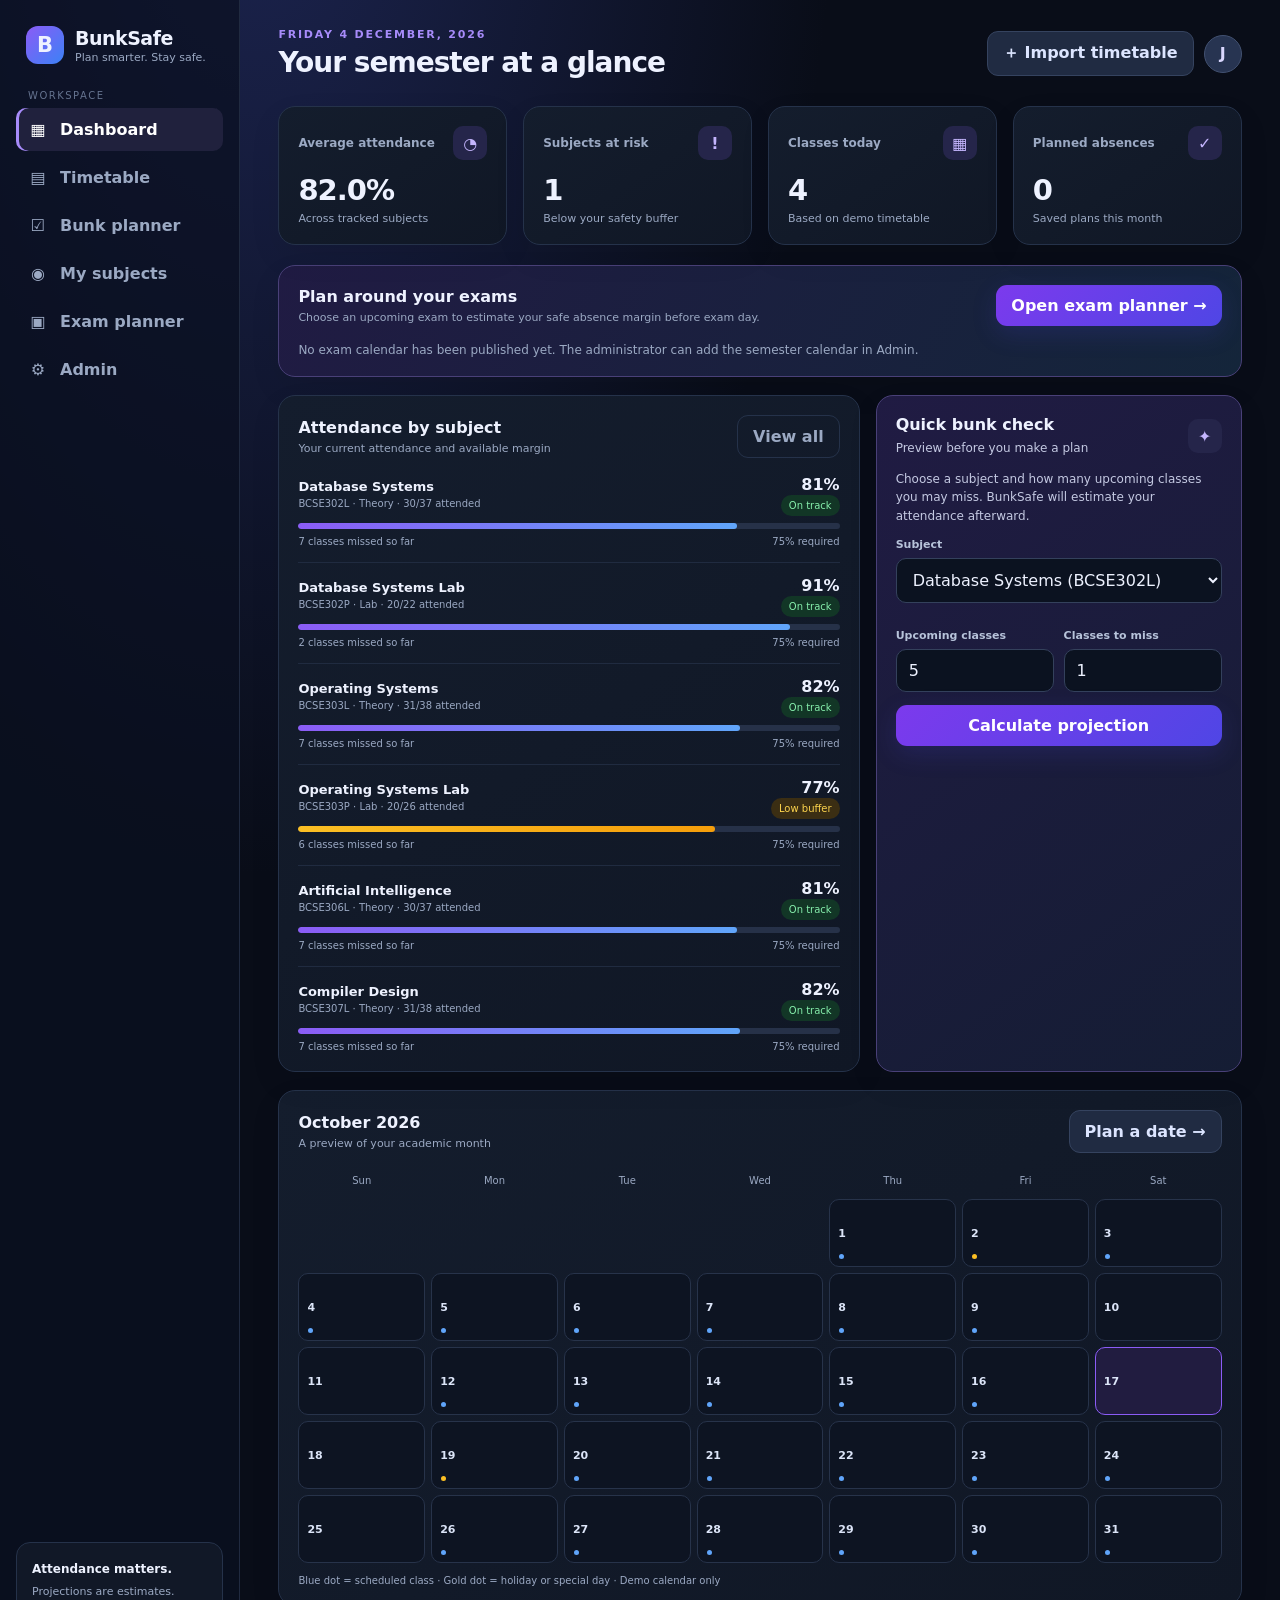
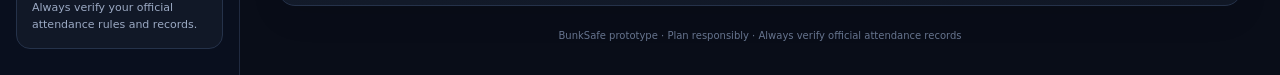
<file: index.html>
<!DOCTYPE html>
<html lang="en">
<head>
<meta charset="UTF-8" />
<meta name="viewport" content="width=device-width, initial-scale=1.0" />
<title>BunkSafe — Attendance Planner</title>
<link rel="stylesheet" href="style.css" />

</head>
<body>
<div class="app">
<aside class="sidebar">
  <div class="brand"><div class="brandmark">B</div><div><h1>BunkSafe</h1><small>Plan smarter. Stay safe.</small></div></div>
  <div><div class="nav-label">Workspace</div><nav class="nav">
    <button class="active" data-page="dashboard"><span class="ico">▦</span><span class="nav-text">Dashboard</span></button>
    <button data-page="timetable"><span class="ico">▤</span><span class="nav-text">Timetable</span></button>
    <button data-page="planner"><span class="ico">☑</span><span class="nav-text">Bunk planner</span></button>
    <button data-page="subjects"><span class="ico">◉</span><span class="nav-text">My subjects</span></button>
    <button data-page="exams"><span class="ico">▣</span><span class="nav-text">Exam planner</span></button>
    <button data-page="admin"><span class="ico">⚙</span><span class="nav-text">Admin</span></button>
  </nav></div>
  <div class="side-bottom"><strong>Attendance matters.</strong><p>Projections are estimates. Always verify your official attendance rules and records.</p></div>
</aside>
<main>
  <header class="topbar">
    <div><div class="eyebrow" id="dateLabel">STUDENT WORKSPACE</div><h2 id="pageTitle">Your semester at a glance</h2></div>
    <div class="top-actions"><button class="secondary" onclick="showPage('timetable')">＋ Import timetable</button><div class="avatar">J</div></div>
  </header>

  <section id="dashboardPage">
    <div class="grid stats">
      <div class="card"><div class="stat-head">Average attendance <span class="stat-icon">◔</span></div><div class="stat-value" id="averageStat">82.1%</div><div class="stat-foot">Across tracked subjects</div></div>
      <div class="card"><div class="stat-head">Subjects at risk <span class="stat-icon">!</span></div><div class="stat-value" id="riskStat">1</div><div class="stat-foot">Below your safety buffer</div></div>
      <div class="card"><div class="stat-head">Classes today <span class="stat-icon">▦</span></div><div class="stat-value">4</div><div class="stat-foot">Based on demo timetable</div></div>
      <div class="card"><div class="stat-head">Planned absences <span class="stat-icon">✓</span></div><div class="stat-value" id="plansStat">0</div><div class="stat-foot">Saved plans this month</div></div>
    </div>
    <div class="card" style="margin-bottom:18px;background:linear-gradient(120deg,#201b43,#14253a);border-color:#494078">
      <div class="section-title"><div><h3>Plan around your exams</h3><p>Choose an upcoming exam to estimate your safe absence margin before exam day.</p></div><button class="primary" onclick="showPage('exams')">Open exam planner →</button></div>
      <div id="nextExamBanner" class="muted" style="font-size:12px">No exam calendar has been published yet. The administrator can add the semester calendar in Admin.</div>
    </div>
    <div class="grid main-grid">
      <div class="card"><div class="section-title"><div><h3>Attendance by subject</h3><p>Your current attendance and available margin</p></div><button class="quiet" onclick="showPage('subjects')">View all</button></div><div class="subject-list" id="subjectList"></div></div>
      <div class="card quick-plan"><div class="section-title"><div><h3>Quick bunk check</h3><p>Preview before you make a plan</p></div><span class="stat-icon">✦</span></div><p>Choose a subject and how many upcoming classes you may miss. BunkSafe will estimate your attendance afterward.</p>
        <div class="field"><label>Subject</label><select id="quickSubject"></select></div>
        <div class="two"><div class="field"><label>Upcoming classes</label><input id="quickFuture" type="number" min="1" value="5"></div><div class="field"><label>Classes to miss</label><input id="quickMiss" type="number" min="0" value="1"></div></div>
        <button class="primary" style="width:100%" onclick="quickCalculate()">Calculate projection</button>
        <div class="result" id="quickResult"></div>
      </div>
    </div>
    <div class="card calendar-card"><div class="calendar-head"><div><h3>October 2026</h3><p class="muted" style="font-size:11px;margin:5px 0 0">A preview of your academic month</p></div><button class="secondary" onclick="showPage('planner')">Plan a date →</button></div><div class="calendar" id="miniCalendar"></div><div class="calendar-note">Blue dot = scheduled class · Gold dot = holiday or special day · Demo calendar only</div></div>
  </section>

  <section id="timetablePage" class="hidden">
    <div class="grid upload-grid">
      <div class="card"><div class="section-title"><div><h3>Import your approved timetable</h3><p>Paste the course list copied from your college portal</p></div><span class="stat-icon">⇧</span></div>
        <div class="notice">Open your college portal, go to the registered timetable/course list, select the text from the first serial number through the registration status, then copy and paste it below. BunkSafe does not need your college password.</div>
        <div class="field"><label for="timetableText">Pasted timetable text</label><textarea id="timetableText" placeholder="Paste your copied timetable here...&#10;&#10;Example:&#10;1  General (Semester)  BCSE302L - Database Systems (Theory Only)  D2+TD2  Registered and Approved"></textarea></div>
        <div style="display:flex;gap:9px;flex-wrap:wrap"><button class="primary" onclick="parseTimetable()">Parse timetable</button><button class="secondary" onclick="loadExample()">Load sample format</button><button class="quiet" onclick="clearTimetable()">Clear</button></div>
        <div id="parseMessage" class="notice hidden"></div>
      </div>
      <div class="card"><div class="section-title"><div><h3>What happens next?</h3><p>Review before adding anything to your account</p></div></div>
        <div class="subject-list">
          <div class="subject"><div class="subject-top"><div><div class="subject-name">1. Extract courses</div><div class="subject-code">Course codes, names and slot codes</div></div><span class="pill">Import</span></div></div>
          <div class="subject"><div class="subject-top"><div><div class="subject-name">2. Check the results</div><div class="subject-code">Correct any fields the parser cannot identify</div></div><span class="pill yellow">Review</span></div></div>
          <div class="subject"><div class="subject-top"><div><div class="subject-name">3. Map weekly slots</div><div class="subject-code">Match D2, TD2, L5 and other slots to your timetable</div></div><span class="pill">Setup</span></div></div>
          <div class="subject"><div class="subject-top"><div><div class="subject-name">4. Generate dated sessions</div><div class="subject-code">Use the academic calendar for holidays and day orders</div></div><span class="pill green">Calendar</span></div></div>
        </div>
        <div class="notice">A copied course list usually contains slot codes, not every class date. The weekly slot timetable and academic calendar must also be configured for accurate planning.</div>
      </div>
    </div>
    <div class="card" style="margin-top:16px"><div class="section-title"><div><h3>Parsed courses</h3><p id="parsedCount">No imported courses yet</p></div><button class="secondary" id="saveParsed" onclick="saveParsedCourses()" disabled>Use these courses</button></div><div id="parsedTable"><div class="muted" style="font-size:12px;padding:10px 0">Your parsed timetable preview will appear here.</div></div></div>
    <div class="card" style="margin-top:16px"><div class="section-title"><div><h3>Weekly class-day mapping</h3><p>Confirm which weekdays each subject meets. This lets BunkSafe count sessions before an exam.</p></div><button class="secondary" onclick="renderScheduleMapping()">Refresh mapping</button></div><div class="notice">Slot codes copied from VTOP do not always reveal the exact weekday by themselves. Verify these mappings against your official weekly timetable. Special day orders must also be added to the semester calendar.</div><div id="scheduleMapping"></div><button class="primary" style="margin-top:14px" onclick="saveScheduleMapping()">Save weekly mapping</button></div>
  </section>

  <section id="plannerPage" class="hidden">
    <div class="grid main-grid">
      <div class="card"><div class="section-title"><div><h3>Plan an absence</h3><p>Select a date and subject to preview the impact</p></div><span class="stat-icon">☑</span></div>
        <div class="field"><label>Date</label><input id="planDate" type="date" value="2026-10-21"></div>
        <div class="field"><label>Subject</label><select id="planSubject"></select></div>
        <div class="two"><div class="field"><label>Classes to miss</label><input id="planMiss" type="number" min="1" value="1"></div><div class="field"><label>Future classes planned</label><input id="planFuture" type="number" min="1" value="5"></div></div>
        <button class="primary" onclick="previewPlan()">Preview plan</button> <button class="secondary" onclick="savePlan()">Save plan</button>
        <div class="result" id="planResult"></div>
        <div class="notice">Saving a plan does not change your actual attendance. It records an intended absence for planning purposes only.</div>
      </div>
      <div class="card"><div class="section-title"><div><h3>Saved plans</h3><p>Your planned absences on this device</p></div></div><div id="savedPlans" class="subject-list"><div class="muted" style="font-size:12px">No saved plans yet.</div></div></div>
    </div>
    <div class="card calendar-card"><div class="calendar-head"><div><h3>Choose a date</h3><p class="muted" style="font-size:11px;margin:5px 0 0">October 2026 demo calendar</p></div></div><div class="calendar" id="plannerCalendar"></div><div class="calendar-note">Select any date to fill the planner date field. The demo calendar displays month navigation; the class counter uses the calendar events and weekly mapping you configure.</div></div>
  </section>

  <section id="subjectsPage" class="hidden">
    <div class="card"><div class="section-title"><div><h3>My subjects</h3><p>Demo attendance records — edit them to test BunkSafe</p></div><button class="primary" onclick="addSubject()">＋ Add subject</button></div><div class="table-wrap"><table><thead><tr><th>Subject</th><th>Attended</th><th>Conducted</th><th>Attendance</th><th>Required</th><th>Action</th></tr></thead><tbody id="subjectsTable"></tbody></table></div><div class="notice">This prototype stores edits only in the current browser session. Production data should be saved to a secure backend with authentication.</div></div>
  </section>
  <section id="examsPage" class="hidden">
    <div class="grid main-grid">
      <div class="card"><div class="section-title"><div><h3>Exam-based bunk planner</h3><p>Estimate your attendance by a selected exam date</p></div><span class="stat-icon">▣</span></div>
        <div class="notice">The estimate counts classes that are expected to take place before the selected exam. It does not count holidays or cancelled sessions. For this prototype, enter the number of future classes for the chosen subject before the exam.</div>
        <div class="field"><label>Upcoming exam</label><select id="examSelect" onchange="updateExamDate()"><option value="">No published exams</option></select></div>
        <div class="field"><label>Exam date</label><input type="date" id="examDate" value="2026-11-01"></div>
        <div class="field"><label>Subject</label><select id="examSubject"></select></div>
        <div class="two"><div class="field"><label>Scheduled classes before exam (auto)</label><input id="examFuture" type="number" min="0" value="0" readonly></div><div class="field"><label>Classes you want to miss</label><input id="examMiss" type="number" min="0" value="1"></div></div>
        <button class="primary" onclick="calculateExamPlan()">Check bunk limit</button>
        <div class="result" id="examResult"></div>
      </div>
      <div class="card"><div class="section-title"><div><h3>Published semester calendar</h3><p>Exams and academic dates announced by the admin</p></div></div><div id="examList" class="subject-list"><div class="muted" style="font-size:12px">No exam dates published yet.</div></div>
        <div class="notice">A date alone is not enough to calculate the bunk limit. BunkSafe also needs the subject timetable and the number of sessions scheduled before that exam.</div>
      </div>
    </div>
  </section>

  <section id="adminPage" class="hidden">
    <div class="grid upload-grid">
      <div class="card"><div class="section-title"><div><h3>Admin · Semester calendar</h3><p>Publish the active semester's academic calendar for all users</p></div><span class="stat-icon">⚙</span></div>
        <div class="notice">Admin workflow prototype: upload the official calendar as a reference, then enter and verify exam dates below. This browser-only demo does not automatically extract dates from PDF/image files or publish to other users; production needs authenticated admin access and a shared backend.</div>
        <div class="field"><label for="calendarFile">Upload calendar file (PDF, image or spreadsheet)</label><input id="calendarFile" type="file" accept=".pdf,.png,.jpg,.jpeg,.csv,.xlsx,.xls" style="width:100%;background:#0b1220;color:#cbd5e1;border:1px solid #34415c;border-radius:10px;padding:10px"></div>
        <div id="calendarFileInfo" class="muted" style="font-size:11px;margin:6px 0 14px">No file selected.</div>
        <div class="two"><div class="field"><label>Semester name</label><input id="semesterName" value="Fall Semester 2026" placeholder="e.g. Fall Semester 2026"></div><div class="field"><label>Semester end date</label><input id="semesterEnd" type="date" value="2026-12-15"></div></div>
        <div class="field"><label>Exam name</label><input id="newExamName" placeholder="e.g. CAT II — Database Systems"></div>
        <div class="two"><div class="field"><label>Exam date</label><input id="newExamDate" type="date"></div><div class="field"><label>Exam type</label><select id="newExamType"><option>CAT I</option><option>CAT II</option><option>FAT</option><option>Lab Assessment</option><option>Other</option></select></div></div>
        <div class="field"><label>Notes (optional)</label><input id="newExamNotes" placeholder="e.g. Exam window, instructions or affected courses"></div>
        <button class="primary" onclick="publishExam()">Publish exam date</button>
        <div class="divider" style="height:1px;background:var(--line);margin:22px 0"></div>
        <div class="section-title"><div><h3>Academic calendar event</h3><p>Add holidays, no-instructional days or special day orders</p></div></div>
        <div class="two"><div class="field"><label>Event date</label><input id="eventDate" type="date"></div><div class="field"><label>Event type</label><select id="eventType"><option value="instructional">Instructional day</option><option value="holiday">Holiday</option><option value="no-class">No instructional day</option><option value="monday-order">Monday day order</option><option value="wednesday-order">Wednesday day order</option><option value="exam">Exam day</option></select></div></div>
        <div class="field"><label>Event title</label><input id="eventTitle" placeholder="e.g. Gandhi Jayanti / Monday Day Order"></div>
        <button class="secondary" onclick="addCalendarEvent()">Add calendar event</button>
      </div>
      <div class="card"><div class="section-title"><div><h3>Admin publishing checklist</h3><p>Verify dates before making them visible</p></div></div>
        <div class="subject-list">
          <div class="subject"><div class="subject-top"><div><div class="subject-name">1. Upload official calendar</div><div class="subject-code">Keep the original file as the source of truth</div></div><span class="pill">Source</span></div></div>
          <div class="subject"><div class="subject-top"><div><div class="subject-name">2. Add exam dates</div><div class="subject-code">Check exam date, type and semester</div></div><span class="pill yellow">Verify</span></div></div>
          <div class="subject"><div class="subject-top"><div><div class="subject-name">3. Configure holidays and day orders</div><div class="subject-code">Needed to count the real classes before each exam</div></div><span class="pill">Calendar</span></div></div>
          <div class="subject"><div class="subject-top"><div><div class="subject-name">4. Publish to students</div><div class="subject-code">Production version syncs through a shared backend</div></div><span class="pill green">Publish</span></div></div>
        </div>
        <div class="section-title" style="margin-top:20px"><div><h3>Calendar events</h3><p>Events used to exclude holidays and flag special days</p></div></div>
        <div id="calendarEventsList" class="subject-list"><div class="muted" style="font-size:12px">No events added.</div></div>
        <div class="notice">Security: the production admin page must be restricted to an authorized administrator account. Hiding the page in the interface is not sufficient access control.</div>
      </div>
    </div>
  </section>

  <div class="footer">BunkSafe prototype · Plan responsibly · Always verify official attendance records</div>
</main>
</div>
<div class="toast" id="toast"></div>
<script src="script.js"></script>
</body>
</html>
</file>
<file: style.css>
:root{--bg:#090d18;--panel:#111827;--panel2:#151e30;--line:#25324a;--text:#eef2ff;--muted:#9ba9c3;--purple:#a78bfa;--blue:#60a5fa;--green:#4ade80;--yellow:#fbbf24;--red:#fb7185}
*{box-sizing:border-box}body{margin:0;background:radial-gradient(ellipse at 20% -10%,#1c2450 0,transparent 40%),var(--bg);font-family:Inter,ui-sans-serif,system-ui,-apple-system,Segoe UI,sans-serif;color:var(--text);min-height:100vh}
button,input,textarea,select{font:inherit}button{cursor:pointer;border:0;border-radius:11px;padding:11px 15px;font-weight:700;transition:.18s}button:hover{transform:translateY(-1px);filter:brightness(1.08)}.primary{background:linear-gradient(135deg,#7c3aed,#4f46e5);color:white;box-shadow:0 8px 24px #4f46e52b}.secondary{background:#202b42;color:#dce5ff;border:1px solid #35435f}.quiet{background:transparent;color:var(--muted);border:1px solid var(--line)}
.app{display:grid;grid-template-columns:240px minmax(0,1fr);min-height:100vh}.sidebar{padding:26px 16px;border-right:1px solid #202a40;background:#0a1020b8;display:flex;flex-direction:column;gap:26px}.brand{display:flex;align-items:center;gap:11px;padding:0 10px}.brandmark{width:38px;height:38px;border-radius:12px;background:linear-gradient(135deg,#8b5cf6,#3b82f6);display:grid;place-items:center;font-size:21px;font-weight:900}.brand h1{font-size:19px;letter-spacing:-.5px;margin:0}.brand small{display:block;color:var(--muted);font-size:11px;margin-top:2px}.nav-label{font-size:10px;color:#65738f;text-transform:uppercase;letter-spacing:1.5px;padding:0 12px;margin-bottom:7px}.nav{display:grid;gap:5px}.nav button{background:transparent;text-align:left;color:#9ba9c3;padding:12px;border-radius:10px;font-weight:600;display:flex;gap:12px;align-items:center}.nav button.active,.nav button:hover{background:#20213d;color:#fff}.nav button.active{box-shadow:inset 3px 0 var(--purple)}.nav .ico{width:20px;text-align:center;font-size:16px}.side-bottom{margin-top:auto;padding:15px;border:1px solid var(--line);background:#111827;border-radius:14px}.side-bottom strong{font-size:12px}.side-bottom p{font-size:11px;color:var(--muted);line-height:1.5;margin:7px 0 0}
main{padding:28px clamp(18px,3vw,42px);max-width:1600px;width:100%;margin:auto}.topbar{display:flex;justify-content:space-between;gap:20px;align-items:center;margin-bottom:27px}.eyebrow{color:var(--purple);font-size:11px;letter-spacing:1.8px;font-weight:800;text-transform:uppercase}.topbar h2{font-size:28px;margin:5px 0 0;letter-spacing:-1px}.top-actions{display:flex;align-items:center;gap:10px}.avatar{width:38px;height:38px;border-radius:50%;background:#273451;border:1px solid #425171;display:grid;place-items:center;font-weight:800;color:#d9d7fe}.muted{color:var(--muted)}.grid{display:grid;gap:16px}.stats{grid-template-columns:repeat(4,minmax(0,1fr));margin-bottom:20px}.card{background:linear-gradient(145deg,#141d2d,#101725);border:1px solid var(--line);border-radius:17px;padding:19px;min-width:0;box-shadow:0 12px 32px #00000012}.stat-head{display:flex;justify-content:space-between;align-items:center;color:var(--muted);font-size:12px;font-weight:650}.stat-icon{width:34px;height:34px;display:grid;place-items:center;background:#25254a;border-radius:10px;color:#c4b5fd;font-size:16px}.stat-value{font-size:29px;font-weight:800;letter-spacing:-1px;margin:13px 0 5px}.stat-foot{font-size:11px;color:var(--muted)}.good{color:var(--green)}.warn{color:var(--yellow)}.bad{color:var(--red)}.main-grid{grid-template-columns:minmax(0,1.35fr) minmax(300px,.85fr)}.section-title{display:flex;justify-content:space-between;gap:12px;align-items:center;margin-bottom:17px}.section-title h3{font-size:16px;margin:0}.section-title p{font-size:11px;color:var(--muted);margin:5px 0 0}.subject-list{display:grid;gap:15px}.subject{padding:13px 0 0;border-top:1px solid #202b40}.subject:first-child{border-top:0;padding-top:0}.subject-top{display:flex;justify-content:space-between;gap:12px;align-items:center}.subject-name{font-weight:750;font-size:13px}.subject-code{font-size:10px;color:var(--muted);margin-top:4px}.percent{font-size:16px;font-weight:800}.progress{height:6px;background:#263148;border-radius:20px;overflow:hidden;margin:10px 0 7px}.progress span{display:block;height:100%;border-radius:20px;background:linear-gradient(90deg,#8b5cf6,#60a5fa)}.subject-bottom{display:flex;justify-content:space-between;gap:10px;color:var(--muted);font-size:10px}.pill{font-size:10px;padding:5px 8px;border-radius:99px;background:#1e293b;color:#cbd5e1;white-space:nowrap}.pill.green{background:#123626;color:#86efac}.pill.yellow{background:#3b2e13;color:#fcd34d}.pill.red{background:#431e2b;color:#fda4af}
.quick-plan{background:linear-gradient(145deg,#201b43,#151d34);border-color:#494078}.quick-plan .section-title{margin-bottom:10px}.quick-plan p{font-size:12px;color:#c4c9e2;line-height:1.55}.field{display:grid;gap:7px;margin:13px 0}.field label{font-size:11px;color:#b7c3da;font-weight:700}.field input,.field select,.field textarea{width:100%;background:#0b1220;color:var(--text);border:1px solid #34415c;border-radius:10px;padding:11px 12px;outline:none}.field input:focus,.field select:focus,.field textarea:focus{border-color:var(--purple);box-shadow:0 0 0 3px #8b5cf626}.field textarea{min-height:130px;resize:vertical;line-height:1.5;font-size:12px}.two{display:grid;grid-template-columns:1fr 1fr;gap:10px}.result{padding:13px;border-radius:12px;background:#0d1626;border:1px solid #35415c;margin-top:12px;display:none}.result.show{display:block}.result strong{font-size:22px}.result p{margin:5px 0 0;font-size:11px}.calendar-card{margin-top:18px}.calendar-head{display:flex;align-items:center;justify-content:space-between;gap:12px;margin-bottom:15px}.calendar-head h3{margin:0;font-size:16px}.calendar{display:grid;grid-template-columns:repeat(7,minmax(0,1fr));gap:6px}.dayname{text-align:center;font-size:10px;color:var(--muted);padding:7px 0}.day{min-height:68px;border:1px solid #27334a;background:#0d1422;border-radius:10px;padding:8px;font-size:11px;color:#dce5f8;position:relative;text-align:left}.day.empty{border-color:transparent;background:transparent}.day.today{border-color:#8b5cf6;background:#211c40}.day.has-class:after{content:"";position:absolute;bottom:7px;left:9px;width:5px;height:5px;border-radius:50%;background:var(--blue)}.day.holiday:after{content:"";position:absolute;bottom:7px;left:9px;width:5px;height:5px;border-radius:50%;background:var(--yellow)}.day.selected{box-shadow:inset 0 0 0 1px var(--purple);background:#272044}.calendar-note{font-size:10px;color:var(--muted);margin-top:12px}.upload-grid{grid-template-columns:minmax(0,1fr) minmax(0,1fr)}.hidden{display:none!important}.table-wrap{overflow:auto;border:1px solid var(--line);border-radius:12px}table{border-collapse:collapse;width:100%;font-size:12px;min-width:600px}th,td{padding:12px;text-align:left;border-bottom:1px solid #263148}th{background:#182238;color:#aab8d1;font-size:10px;text-transform:uppercase;letter-spacing:.6px}td{color:#e0e7f6}tr:last-child td{border-bottom:0}.notice{padding:12px 14px;background:#15233a;border:1px solid #344763;border-radius:11px;color:#c4d4f0;font-size:11px;line-height:1.5;margin:13px 0}.toast{position:fixed;right:20px;bottom:20px;background:#17263b;border:1px solid #425676;border-radius:12px;padding:13px 16px;box-shadow:0 12px 40px #0008;display:none;max-width:320px;font-size:12px;z-index:10}.toast.show{display:block}.footer{text-align:center;color:#66748e;font-size:10px;margin:24px 0 6px}
@media(max-width:1050px){.stats{grid-template-columns:repeat(2,minmax(0,1fr))}.main-grid,.upload-grid{grid-template-columns:1fr}.app{grid-template-columns:78px minmax(0,1fr)}.sidebar{padding:22px 10px}.brand{padding:0;justify-content:center}.brand h1,.brand small,.nav-label,.nav button .nav-text,.side-bottom{display:none}.nav button{justify-content:center;padding:13px}.nav button .ico{font-size:18px}.brandmark{flex-shrink:0}}
@media(max-width:620px){.app{display:block}.sidebar{position:fixed;z-index:5;bottom:0;left:0;right:0;height:66px;padding:7px 10px;border-right:0;border-top:1px solid var(--line);display:block;background:#0a1020f5}.brand,.nav-label,.side-bottom{display:none}.nav{display:flex;justify-content:space-around;gap:2px}.nav button{display:grid;gap:2px;justify-items:center;padding:5px 9px;font-size:9px;flex:1}.nav button .nav-text{display:block;font-size:9px}.nav button .ico{font-size:17px}.app main{padding:22px 14px 88px}.topbar{align-items:flex-start}.topbar h2{font-size:23px}.top-actions .secondary{display:none}.stats{gap:10px}.card{padding:14px}.stat-value{font-size:24px}.main-grid{gap:12px}.day{min-height:48px;padding:6px;font-size:10px}.calendar{gap:3px}.dayname{font-size:9px}.two{grid-template-columns:1fr}.top-actions{gap:6px}}

#scheduleMapping input[type="checkbox"]{accent-color:#a78bfa;width:16px;height:16px;cursor:pointer}
#examFuture[readonly]{opacity:.85;border-style:dashed;cursor:not-allowed}
.divider{width:100%}
</file>
